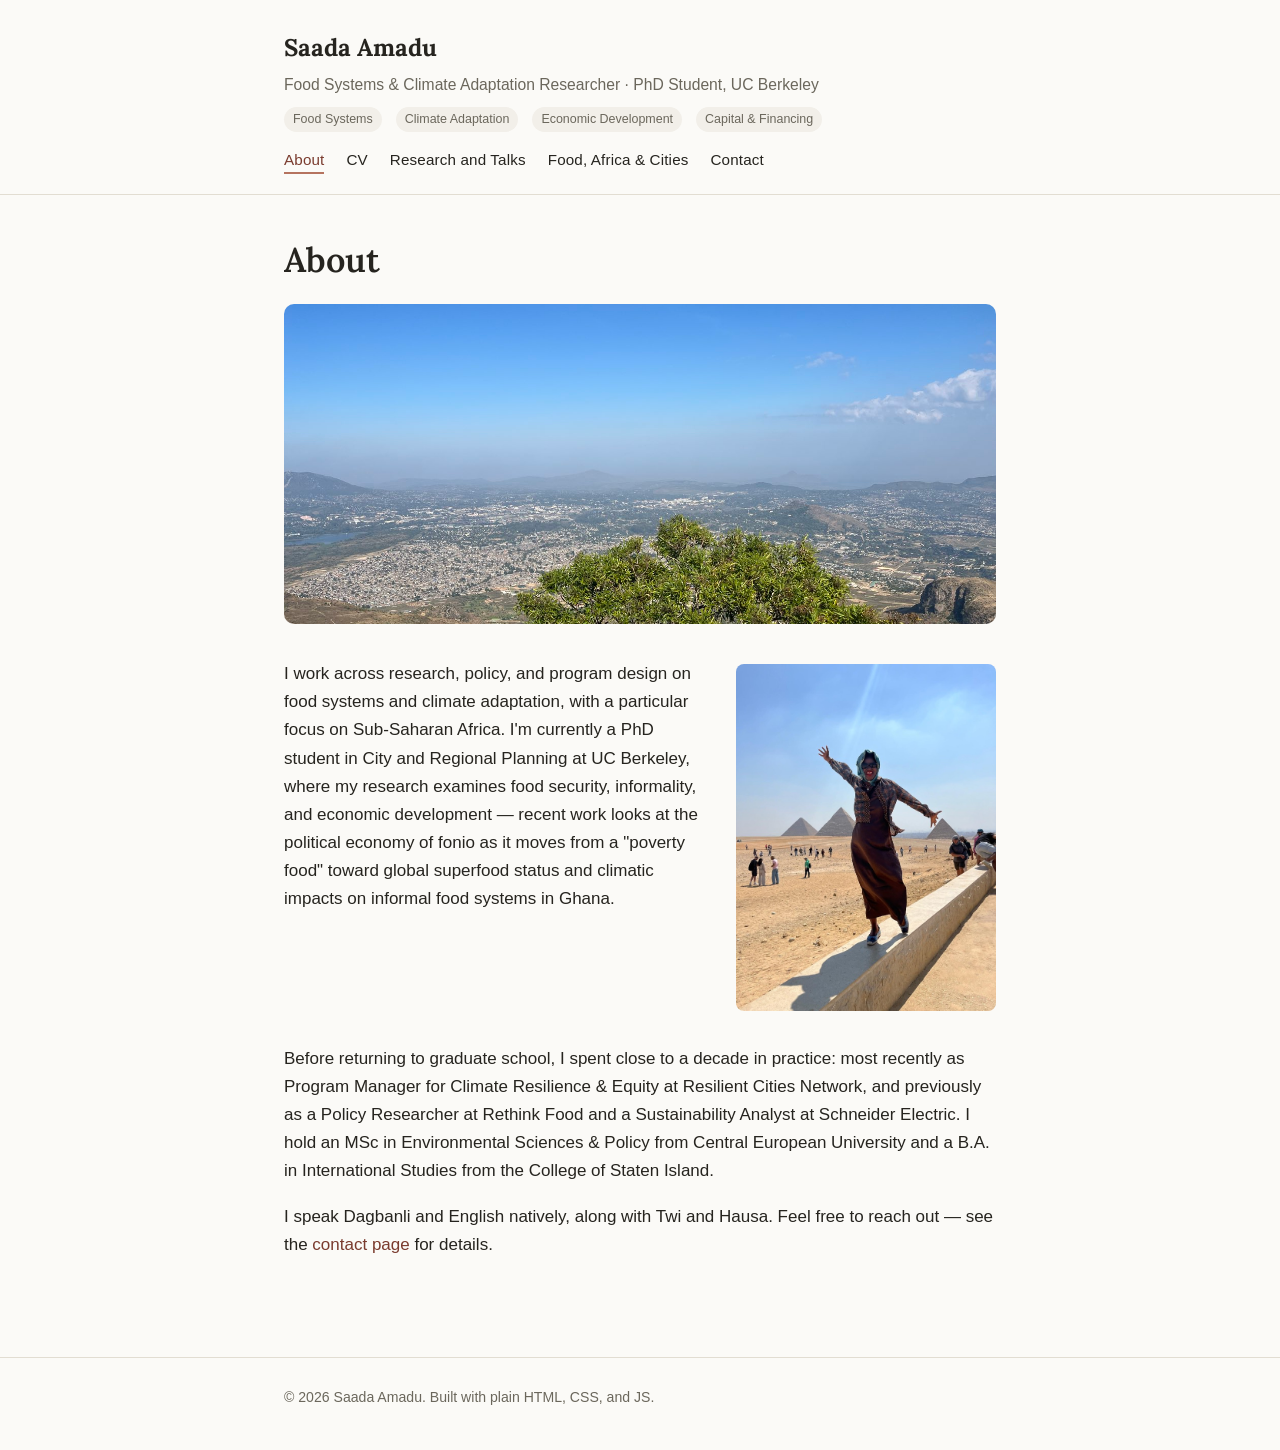
<file: index.html>
<!DOCTYPE html>
<html lang="en">
<head>
  <meta charset="UTF-8">
  <meta name="viewport" content="width=device-width, initial-scale=1.0">
  <link rel="icon" type="image/svg+xml" href="images/favicon.svg">
  <!-- Google tag (gtag.js) -->
  <script async src="https://www.googletagmanager.com/gtag/js?id=G-X785Q6F5KE"></script>
  <script>
    window.dataLayer = window.dataLayer || [];
    function gtag(){dataLayer.push(arguments);}
    gtag('js', new Date());
    gtag('config', 'G-X785Q6F5KE');
  </script>
  <title>Saada Amadu — Food Systems &amp; Climate Adaptation</title>
  <link rel="stylesheet" href="css/style.css">
  <link rel="preconnect" href="https://fonts.googleapis.com">
  <link href="https://fonts.googleapis.com/css2?family=Lora:wght@500;600;700&display=swap" rel="stylesheet">
</head>
<body>

  <header class="site-header">
    <div class="header-inner">
      <p class="site-title"><a href="index.html">Saada Amadu</a></p>
      <p class="site-tagline">Food Systems &amp; Climate Adaptation Researcher &middot; PhD Student, UC Berkeley</p>
      <div class="focus-tags">
        <span class="tag">Food Systems</span>
        <span class="tag">Climate Adaptation</span>
        <span class="tag">Economic Development</span>
        <span class="tag">Capital &amp; Financing</span>
      </div>
      <nav class="site-nav">
        <ul>
          <li><a href="index.html">About</a></li>
          <li><a href="cv.html">CV</a></li>
          <li><a href="speaking.html">Research and Talks</a></li>
          <li><a href="blog.html">Food, Africa & Cities</a></li>
          <li><a href="contact.html">Contact</a></li>
        </ul>
      </nav>
    </div>
  </header>

  <main>
    <div class="wrap">

      <h1>About</h1>

      <img class="hero-banner" src="images/city-view.jpg" alt="View over a city from a hillside, taken during fieldwork">

      <div class="bio-body">
        <img class="bio-inline-photo" src="images/pyramids.jpg" alt="Saada at the Pyramids of Giza, Egypt">
        <p>
          I work across research, policy, and program design on food systems and climate
          adaptation, with a particular focus on Sub-Saharan Africa. I'm currently a PhD student
          in City and Regional Planning at UC Berkeley, where my research examines food security,
          informality, and economic development — recent work looks at the political economy of
          fonio as it moves from a "poverty food" toward global superfood status and climatic
          impacts on informal food systems in Ghana.
        </p>
        <p>
          Before returning to graduate school, I spent close to a decade in practice: most recently
          as Program Manager for Climate Resilience &amp; Equity at Resilient Cities Network, and
          previously as a Policy Researcher at Rethink Food and a Sustainability Analyst at Schneider
          Electric. I hold an MSc in Environmental Sciences &amp; Policy from Central European
          University and a B.A. in International Studies from the College of Staten Island.
        </p>
        <p>
          I speak Dagbanli and English natively, along with Twi and Hausa. Feel free to reach
          out — see the <a href="contact.html">contact page</a> for details.
        </p>
      </div>

    </div>
  </main>

  <footer class="site-footer">
    <div class="wrap">&copy; 2026 Saada Amadu. Built with plain HTML, CSS, and JS.</div>
  </footer>

  <script src="js/nav.js"></script>
</body>
</html>
</file>
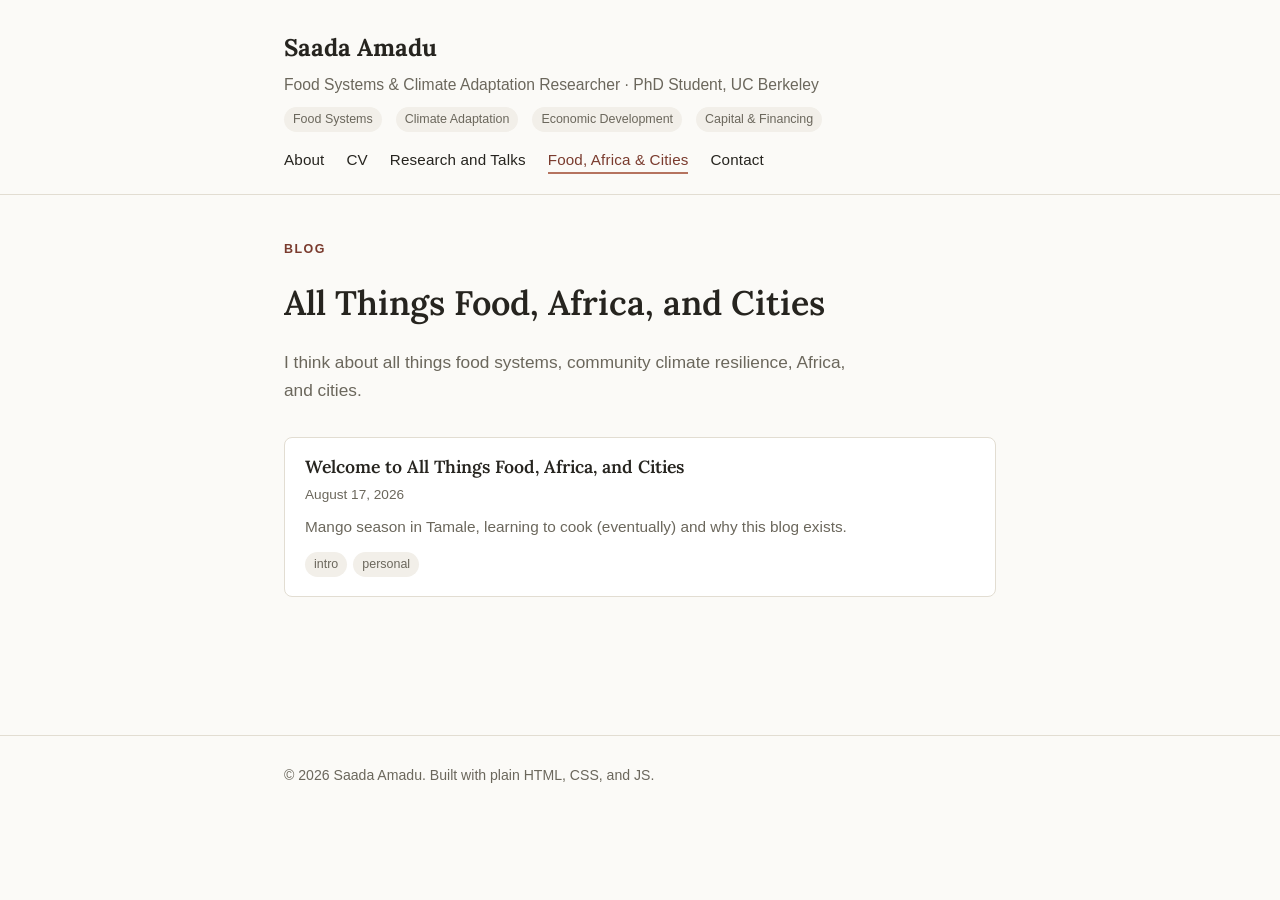
<file: blog.html>
<!DOCTYPE html>
<html lang="en">
<head>
  <meta charset="UTF-8">
  <meta name="viewport" content="width=device-width, initial-scale=1.0">
  <link rel="icon" type="image/svg+xml" href="images/favicon.svg">
  <!-- Google tag (gtag.js) -->
  <script async src="https://www.googletagmanager.com/gtag/js?id=G-X785Q6F5KE"></script>
  <script>
    window.dataLayer = window.dataLayer || [];
    function gtag(){dataLayer.push(arguments);}
    gtag('js', new Date());
    gtag('config', 'G-X785Q6F5KE');
  </script>
  <title>All Things Food, Africa, and Cities — Saada Amadu</title>
  <link rel="stylesheet" href="css/style.css">
  <link rel="preconnect" href="https://fonts.googleapis.com">
  <link href="https://fonts.googleapis.com/css2?family=Lora:wght@500;600;700&display=swap" rel="stylesheet">
</head>
<body>

  <header class="site-header">
    <div class="header-inner">
      <p class="site-title"><a href="index.html">Saada Amadu</a></p>
      <p class="site-tagline">Food Systems &amp; Climate Adaptation Researcher &middot; PhD Student, UC Berkeley</p>
      <div class="focus-tags">
        <span class="tag">Food Systems</span>
        <span class="tag">Climate Adaptation</span>
        <span class="tag">Economic Development</span>
        <span class="tag">Capital &amp; Financing</span>
      </div>
      <nav class="site-nav">
        <ul>
          <li><a href="index.html">About</a></li>
          <li><a href="cv.html">CV</a></li>
          <li><a href="speaking.html">Research and Talks</a></li>
          <li><a href="blog.html">Food, Africa & Cities</a></li>
          <li><a href="contact.html">Contact</a></li>
        </ul>
      </nav>
    </div>
  </header>

  <main>
    <div class="wrap">
      <span class="kicker">Blog</span>
      <h1>All Things Food, Africa, and Cities</h1>
      <p class="lede">I think about all things food systems, community climate resilience, Africa, and cities.</p>

      <div class="card-list" id="post-list" style="margin-top:32px;">
        <p class="empty-state">Loading…</p>
      </div>
    </div>
  </main>

  <footer class="site-footer">
    <div class="wrap">&copy; 2026 Saada Amadu. Built with plain HTML, CSS, and JS.</div>
  </footer>

  <script src="js/nav.js"></script>
  <script src="js/markdown.js"></script>
  <script src="posts/manifest.js"></script>
  <script src="js/blog-list.js"></script>
</body>
</html>
</file>
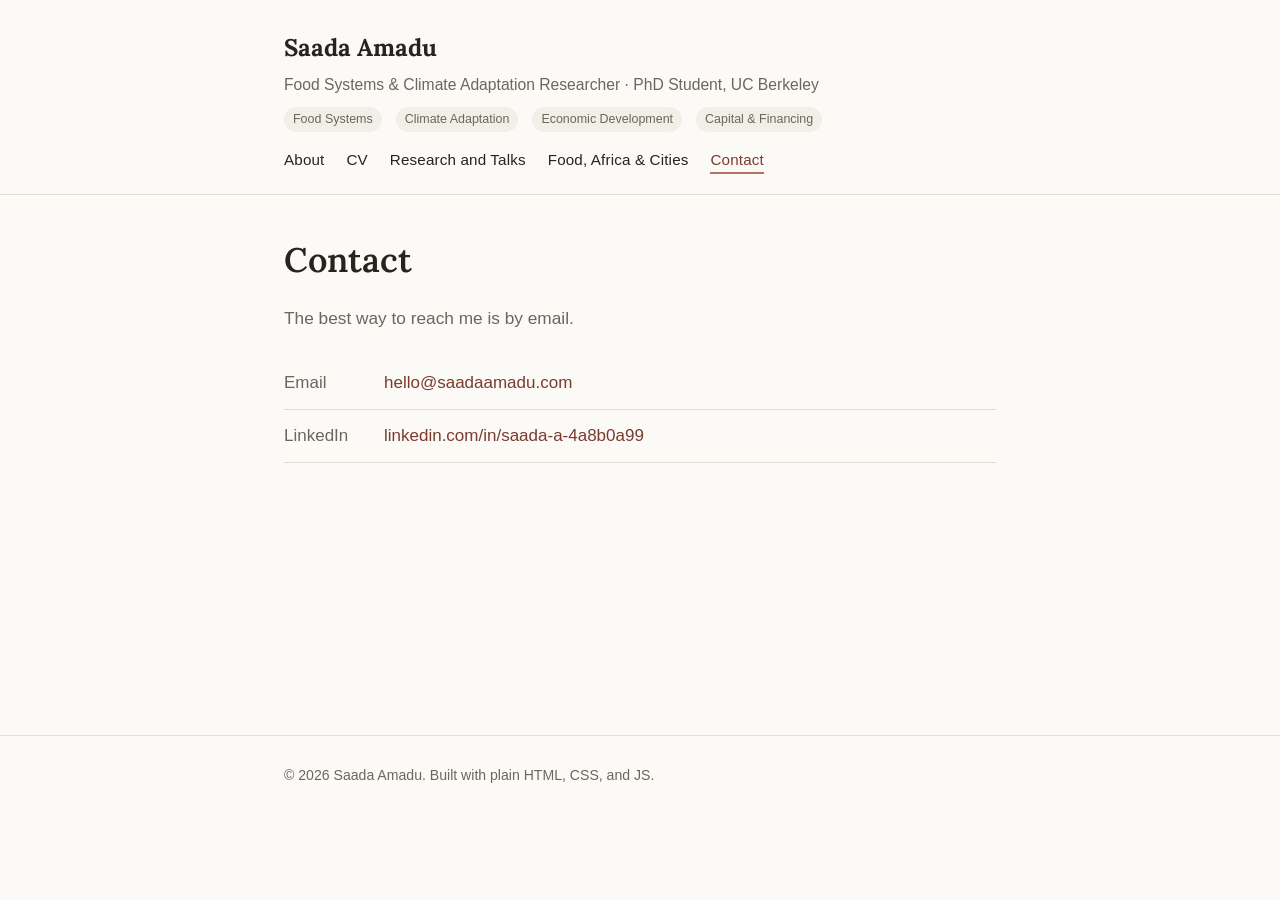
<file: contact.html>
<!DOCTYPE html>
<html lang="en">
<head>
  <meta charset="UTF-8">
  <meta name="viewport" content="width=device-width, initial-scale=1.0">
  <link rel="icon" type="image/svg+xml" href="images/favicon.svg">
  <!-- Google tag (gtag.js) -->
  <script async src="https://www.googletagmanager.com/gtag/js?id=G-X785Q6F5KE"></script>
  <script>
    window.dataLayer = window.dataLayer || [];
    function gtag(){dataLayer.push(arguments);}
    gtag('js', new Date());
    gtag('config', 'G-X785Q6F5KE');
  </script>
  <title>Contact — Saada Amadu</title>
  <link rel="stylesheet" href="css/style.css">
  <link rel="preconnect" href="https://fonts.googleapis.com">
  <link href="https://fonts.googleapis.com/css2?family=Lora:wght@500;600;700&display=swap" rel="stylesheet">
</head>
<body>

  <header class="site-header">
    <div class="header-inner">
      <p class="site-title"><a href="index.html">Saada Amadu</a></p>
      <p class="site-tagline">Food Systems &amp; Climate Adaptation Researcher &middot; PhD Student, UC Berkeley</p>
      <div class="focus-tags">
        <span class="tag">Food Systems</span>
        <span class="tag">Climate Adaptation</span>
        <span class="tag">Economic Development</span>
        <span class="tag">Capital &amp; Financing</span>
      </div>
      <nav class="site-nav">
        <ul>
          <li><a href="index.html">About</a></li>
          <li><a href="cv.html">CV</a></li>
          <li><a href="speaking.html">Research and Talks</a></li>
          <li><a href="blog.html">Food, Africa & Cities</a></li>
          <li><a href="contact.html">Contact</a></li>
        </ul>
      </nav>
    </div>
  </header>

  <main>
    <div class="wrap">
      <h1>Contact</h1>
      <p class="lede">The best way to reach me is by email.</p>

      <ul class="contact-list">
        <li><span class="label">Email</span> <a href="mailto:hello@saadaamadu.com">hello@saadaamadu.com</a></li>
        <li><span class="label">LinkedIn</span> <a href="https://www.linkedin.com/in/saada-a-4a8b0a99/">linkedin.com/in/saada-a-4a8b0a99</a></li>
      </ul>
    </div>
  </main>

  <footer class="site-footer">
    <div class="wrap">&copy; 2026 Saada Amadu. Built with plain HTML, CSS, and JS.</div>
  </footer>

  <script src="js/nav.js"></script>
</body>
</html>
</file>
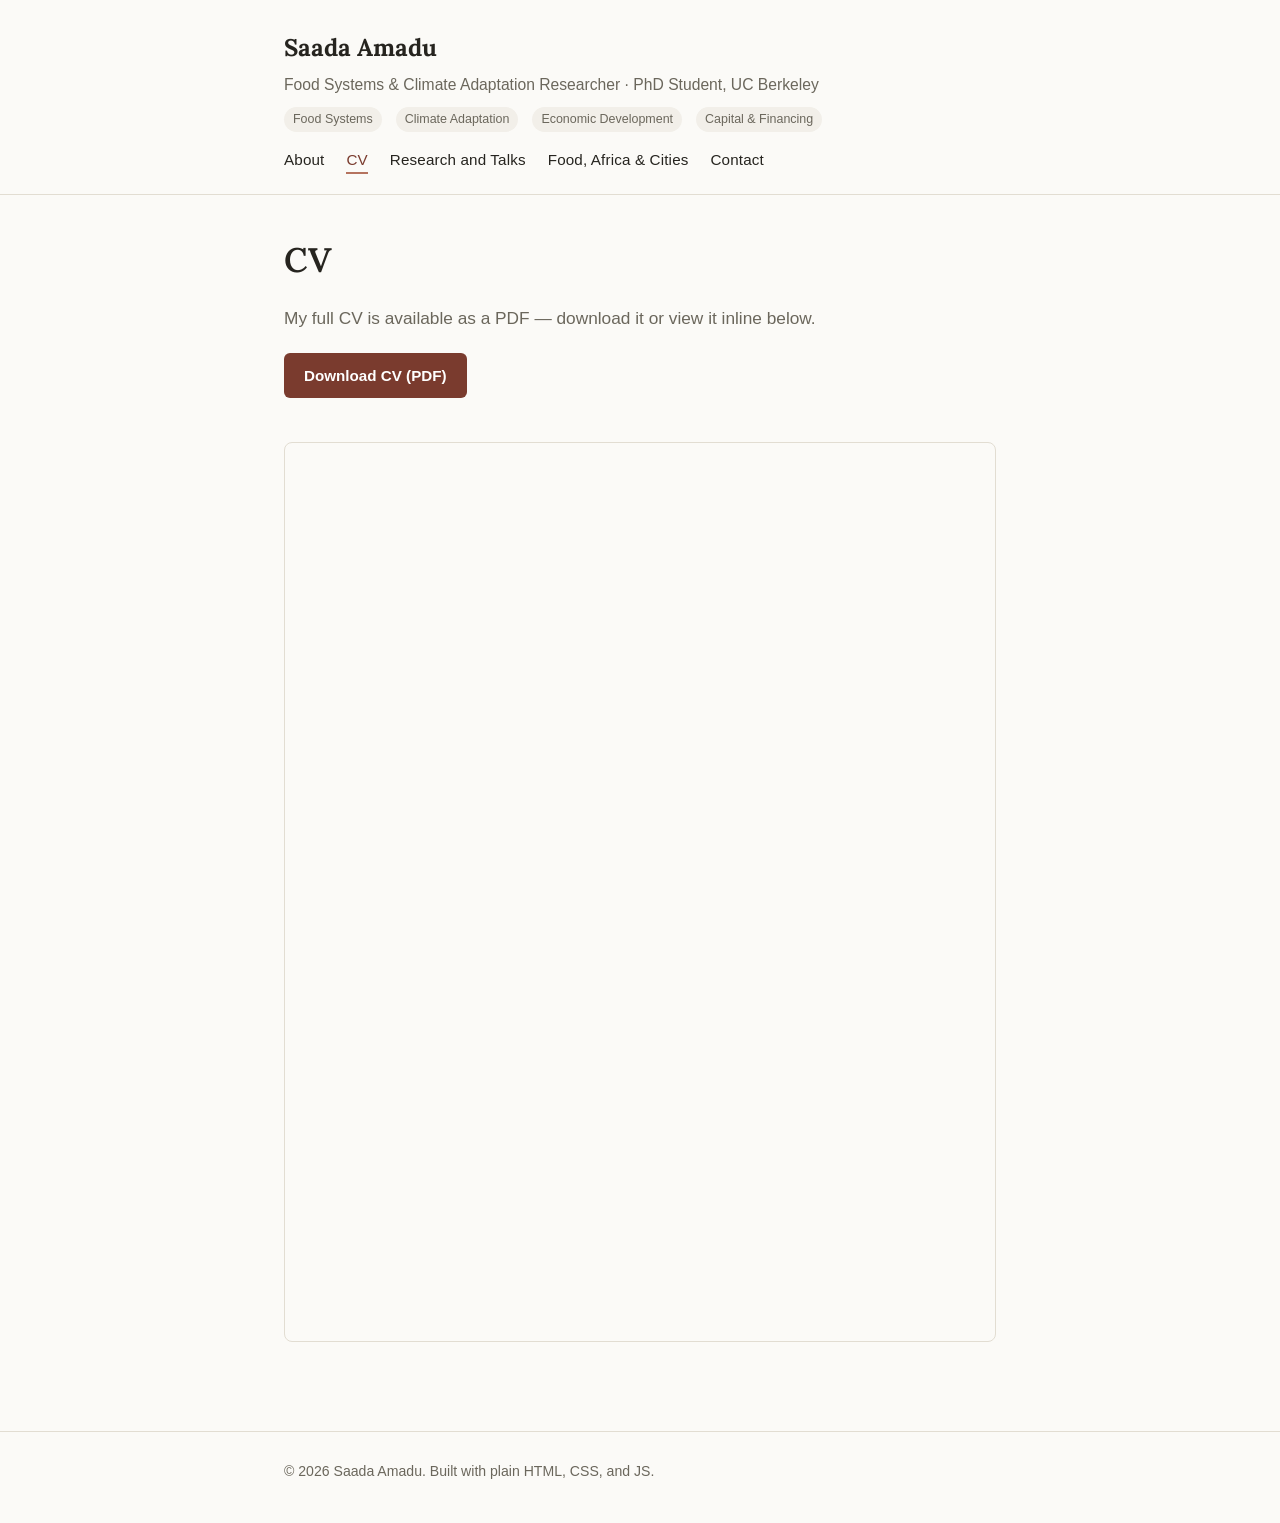
<file: cv.html>
<!DOCTYPE html>
<html lang="en">
<head>
  <meta charset="UTF-8">
  <meta name="viewport" content="width=device-width, initial-scale=1.0">
  <link rel="icon" type="image/svg+xml" href="images/favicon.svg">
  <!-- Google tag (gtag.js) -->
  <script async src="https://www.googletagmanager.com/gtag/js?id=G-X785Q6F5KE"></script>
  <script>
    window.dataLayer = window.dataLayer || [];
    function gtag(){dataLayer.push(arguments);}
    gtag('js', new Date());
    gtag('config', 'G-X785Q6F5KE');
  </script>
  <title>CV — Saada Amadu</title>
  <link rel="stylesheet" href="css/style.css">
  <link rel="preconnect" href="https://fonts.googleapis.com">
  <link href="https://fonts.googleapis.com/css2?family=Lora:wght@500;600;700&display=swap" rel="stylesheet">
</head>
<body>

  <header class="site-header">
    <div class="header-inner">
      <p class="site-title"><a href="index.html">Saada Amadu</a></p>
      <p class="site-tagline">Food Systems &amp; Climate Adaptation Researcher &middot; PhD Student, UC Berkeley</p>
      <div class="focus-tags">
        <span class="tag">Food Systems</span>
        <span class="tag">Climate Adaptation</span>
        <span class="tag">Economic Development</span>
        <span class="tag">Capital &amp; Financing</span>
      </div>
      <nav class="site-nav">
        <ul>
          <li><a href="index.html">About</a></li>
          <li><a href="cv.html">CV</a></li>
          <li><a href="speaking.html">Research and Talks</a></li>
          <li><a href="blog.html">Food, Africa & Cities</a></li>
          <li><a href="contact.html">Contact</a></li>
        </ul>
      </nav>
    </div>
  </header>

  <main>
    <div class="wrap">
      <h1>CV</h1>
      <p class="lede">My full CV is available as a PDF — download it or view it inline below.</p>

      <div class="cv-actions">
        <a class="btn" href="assets/cv.pdf" download>Download CV (PDF)</a>
      </div>

      <iframe class="cv-embed" src="assets/cv.pdf#toolbar=0&navpanes=0&view=FitH" title="CV preview"></iframe>
    </div>
  </main>

  <footer class="site-footer">
    <div class="wrap">&copy; 2026 Saada Amadu. Built with plain HTML, CSS, and JS.</div>
  </footer>

  <script src="js/nav.js"></script>
</body>
</html>
</file>
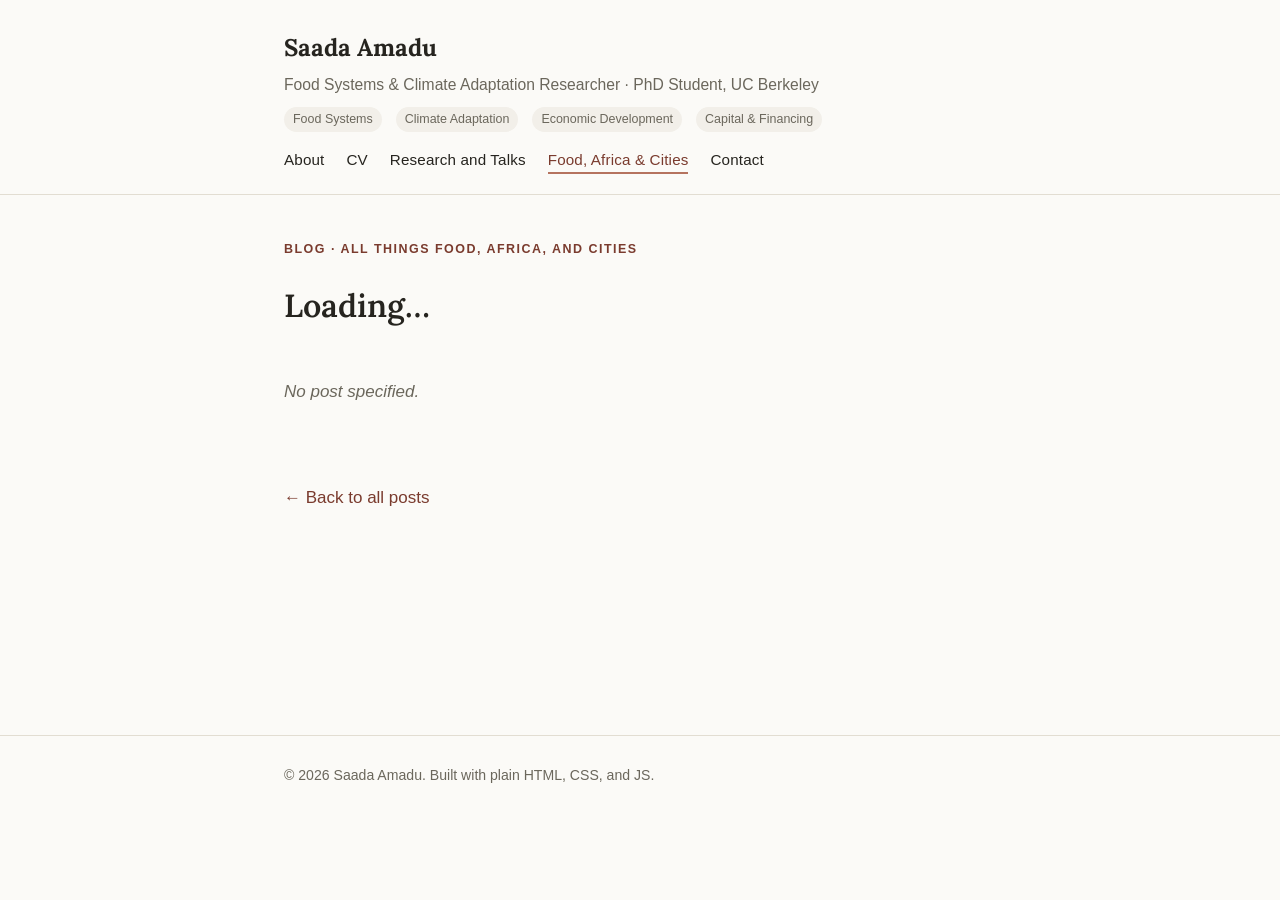
<file: post.html>
<!DOCTYPE html>
<html lang="en">
<head>
  <meta charset="UTF-8">
  <meta name="viewport" content="width=device-width, initial-scale=1.0">
  <link rel="icon" type="image/svg+xml" href="images/favicon.svg">
  <!-- Google tag (gtag.js) -->
  <script async src="https://www.googletagmanager.com/gtag/js?id=G-X785Q6F5KE"></script>
  <script>
    window.dataLayer = window.dataLayer || [];
    function gtag(){dataLayer.push(arguments);}
    gtag('js', new Date());
    gtag('config', 'G-X785Q6F5KE');
  </script>
  <title>Post — Saada Amadu</title>
  <link rel="stylesheet" href="css/style.css">
  <link rel="preconnect" href="https://fonts.googleapis.com">
  <link href="https://fonts.googleapis.com/css2?family=Lora:wght@500;600;700&display=swap" rel="stylesheet">
</head>
<body>

  <header class="site-header">
    <div class="header-inner">
      <p class="site-title"><a href="index.html">Saada Amadu</a></p>
      <p class="site-tagline">Food Systems &amp; Climate Adaptation Researcher &middot; PhD Student, UC Berkeley</p>
      <div class="focus-tags">
        <span class="tag">Food Systems</span>
        <span class="tag">Climate Adaptation</span>
        <span class="tag">Economic Development</span>
        <span class="tag">Capital &amp; Financing</span>
      </div>
      <nav class="site-nav">
        <ul>
          <li><a href="index.html">About</a></li>
          <li><a href="cv.html">CV</a></li>
          <li><a href="speaking.html">Research and Talks</a></li>
          <li><a href="blog.html">Food, Africa & Cities</a></li>
          <li><a href="contact.html">Contact</a></li>
        </ul>
      </nav>
    </div>
  </header>

  <main>
    <div class="wrap">
      <article>
        <div class="post-header">
          <a class="kicker" href="blog.html">Blog &middot; All Things Food, Africa, and Cities</a>
          <h1 class="post-title" id="post-title">Loading…</h1>
          <p class="post-meta" id="post-meta"></p>
        </div>
        <div class="post-body" id="post-body"></div>
      </article>
      <a class="back-link" href="blog.html">&larr; Back to all posts</a>
    </div>
  </main>

  <footer class="site-footer">
    <div class="wrap">&copy; 2026 Saada Amadu. Built with plain HTML, CSS, and JS.</div>
  </footer>

  <script src="js/nav.js"></script>
  <script src="js/markdown.js"></script>
  <script src="posts/manifest.js"></script>
  <script src="js/post-view.js"></script>
</body>
</html>
</file>
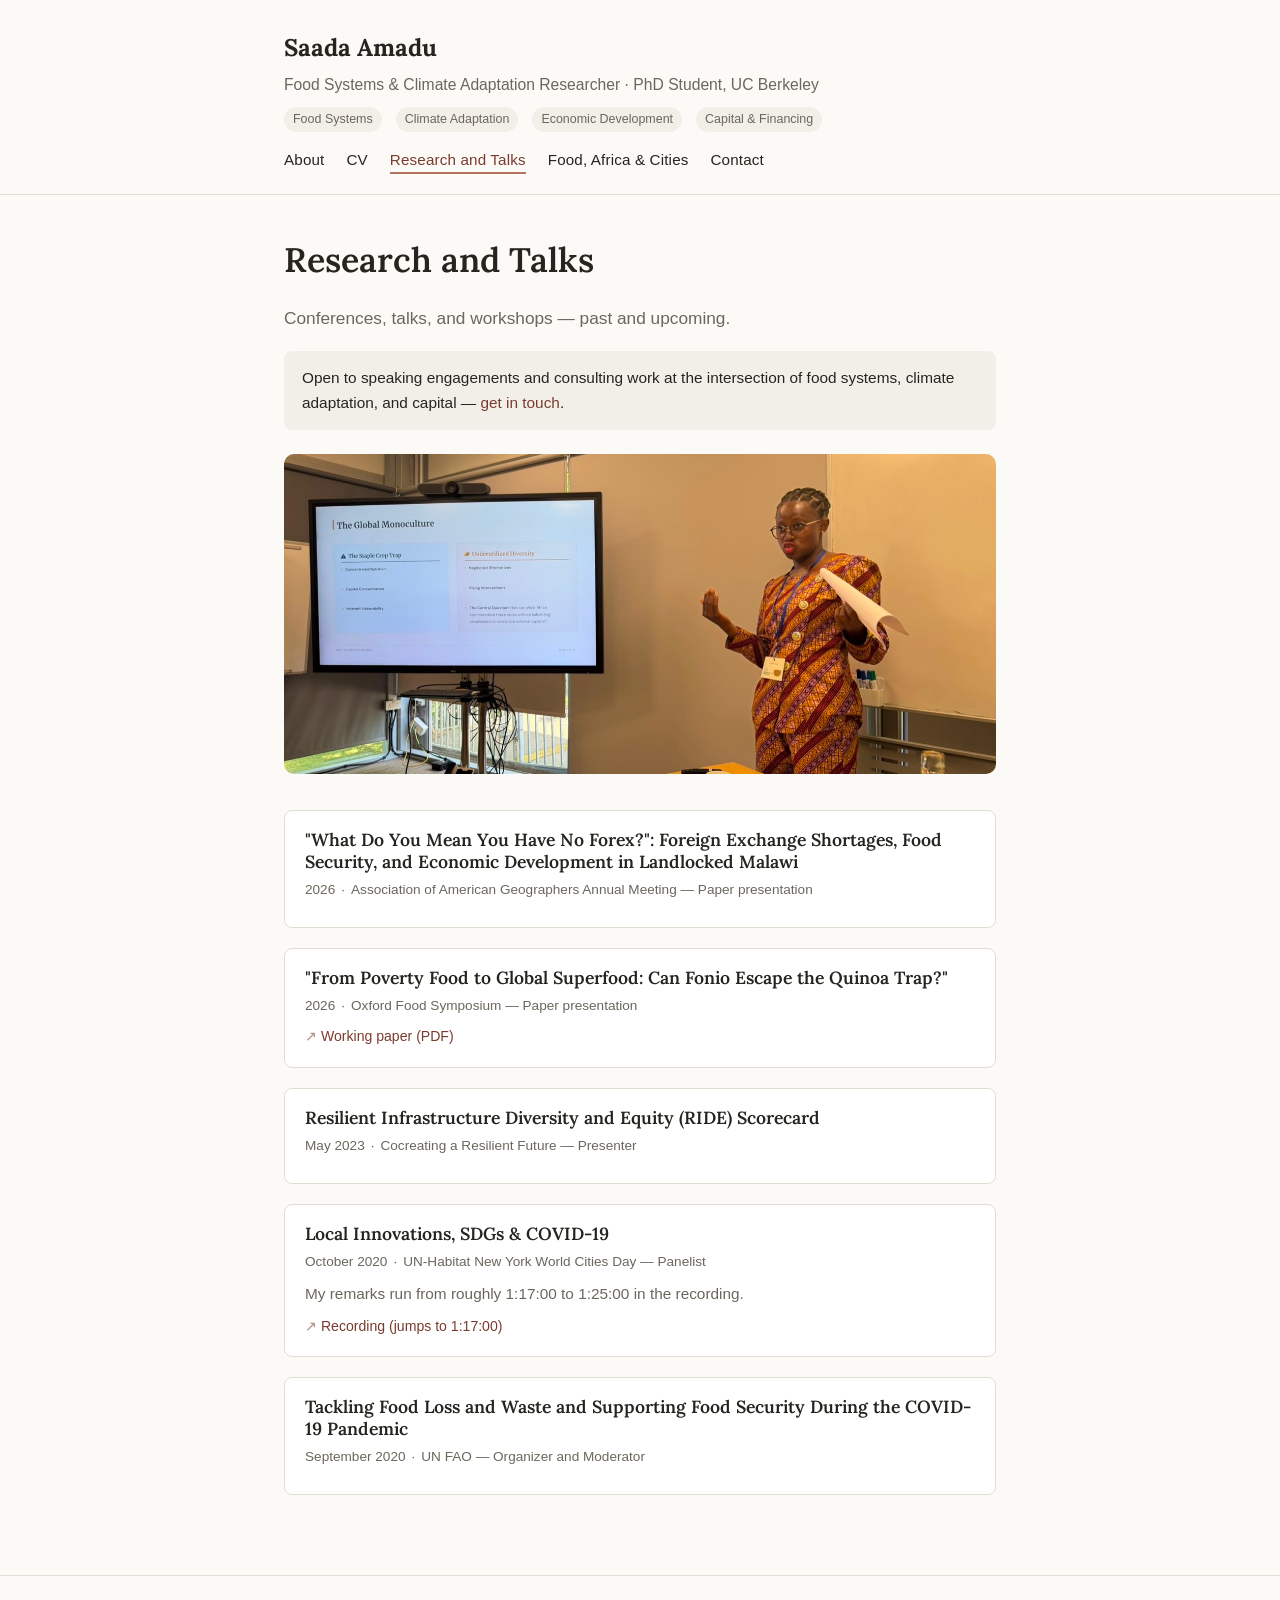
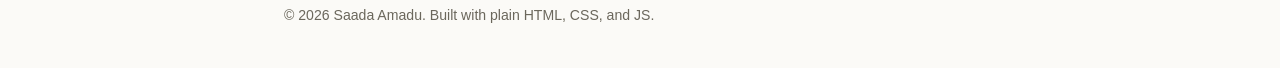
<file: speaking.html>
<!DOCTYPE html>
<html lang="en">
<head>
  <meta charset="UTF-8">
  <meta name="viewport" content="width=device-width, initial-scale=1.0">
  <link rel="icon" type="image/svg+xml" href="images/favicon.svg">
  <!-- Google tag (gtag.js) -->
  <script async src="https://www.googletagmanager.com/gtag/js?id=G-X785Q6F5KE"></script>
  <script>
    window.dataLayer = window.dataLayer || [];
    function gtag(){dataLayer.push(arguments);}
    gtag('js', new Date());
    gtag('config', 'G-X785Q6F5KE');
  </script>
  <title>Research and Talks — Saada Amadu</title>
  <link rel="stylesheet" href="css/style.css">
  <link rel="preconnect" href="https://fonts.googleapis.com">
  <link href="https://fonts.googleapis.com/css2?family=Lora:wght@500;600;700&display=swap" rel="stylesheet">
</head>
<body>

  <header class="site-header">
    <div class="header-inner">
      <p class="site-title"><a href="index.html">Saada Amadu</a></p>
      <p class="site-tagline">Food Systems &amp; Climate Adaptation Researcher &middot; PhD Student, UC Berkeley</p>
      <div class="focus-tags">
        <span class="tag">Food Systems</span>
        <span class="tag">Climate Adaptation</span>
        <span class="tag">Economic Development</span>
        <span class="tag">Capital &amp; Financing</span>
      </div>
      <nav class="site-nav">
        <ul>
          <li><a href="index.html">About</a></li>
          <li><a href="cv.html">CV</a></li>
          <li><a href="speaking.html">Research and Talks</a></li>
          <li><a href="blog.html">Food, Africa & Cities</a></li>
          <li><a href="contact.html">Contact</a></li>
        </ul>
      </nav>
    </div>
  </header>

  <main>
    <div class="wrap">
      <h1>Research and Talks</h1>
      <p class="lede">Conferences, talks, and workshops — past and upcoming.</p>

      <p class="cta-line">Open to speaking engagements and consulting work at the intersection of food systems, climate adaptation, and capital — <a href="contact.html">get in touch</a>.</p>

      <img class="hero-banner" src="images/speaking-conference.jpg" alt="Saada presenting research on food systems and underutilized crops at a conference" style="margin-top: 24px;">

      <!--
        To add a new engagement, copy one <article class="card"> block
        below and edit the text. Newest first is the usual convention.

        If you have slides, a paper, or a recording for a talk, add a
        materials row inside the card, right after <div class="card-meta">:

          <div class="card-links">
            <a href="path/or/url/to/slides" target="_blank" rel="noopener">Slides</a>
            <a href="path/or/url/to/paper.pdf" target="_blank" rel="noopener">Paper</a>
            <a href="https://youtube.com/watch?v=..." target="_blank" rel="noopener">Recording</a>
          </div>

        Only include the ones you actually have — no need for all three.
      -->
      <div class="card-list" style="margin-top:32px;">

        <article class="card">
          <h3>"What Do You Mean You Have No Forex?": Foreign Exchange Shortages, Food Security, and Economic Development in Landlocked Malawi</h3>
          <div class="card-meta">2026<span class="dot">&middot;</span>Association of American Geographers Annual Meeting — Paper presentation</div>
        </article>

        <article class="card">
          <h3>"From Poverty Food to Global Superfood: Can Fonio Escape the Quinoa Trap?"</h3>
          <div class="card-meta">2026<span class="dot">&middot;</span>Oxford Food Symposium — Paper presentation</div>
          <div class="card-links">
            <a href="assets/papers/oxford-food-symposium-fonio-quinoa-trap.pdf" target="_blank" rel="noopener">Working paper (PDF)</a>
          </div>
        </article>

        <article class="card">
          <h3>Resilient Infrastructure Diversity and Equity (RIDE) Scorecard</h3>
          <div class="card-meta">May 2023<span class="dot">&middot;</span>Cocreating a Resilient Future — Presenter</div>
        </article>

        <article class="card">
          <h3>Local Innovations, SDGs &amp; COVID-19</h3>
          <div class="card-meta">October 2020<span class="dot">&middot;</span>UN-Habitat New York World Cities Day — Panelist</div>
          <p class="excerpt">My remarks run from roughly 1:17:00 to 1:25:00 in the recording.</p>
          <div class="card-links">
            <a href="https://www.youtube.com/watch?v=MZ9sBe6iLUw&amp;t=4620s" target="_blank" rel="noopener">Recording (jumps to 1:17:00)</a>
          </div>
        </article>

        <article class="card">
          <h3>Tackling Food Loss and Waste and Supporting Food Security During the COVID-19 Pandemic</h3>
          <div class="card-meta">September 2020<span class="dot">&middot;</span>UN FAO — Organizer and Moderator</div>
        </article>

      </div>
    </div>
  </main>

  <footer class="site-footer">
    <div class="wrap">&copy; 2026 Saada Amadu. Built with plain HTML, CSS, and JS.</div>
  </footer>

  <script src="js/nav.js"></script>
</body>
</html>
</file>
<file: css/style.css>
/* ============================================================
   Academic site stylesheet.
   Palette and type are set once here as CSS variables — change
   the values in :root to re-theme the whole site.
   ============================================================ */

:root {
  --color-bg: #fbfaf7;
  --color-bg-alt: #f2efe9;
  --color-text: #26241f;
  --color-text-muted: #6b675c;
  --color-accent: #7a3b2e;      /* brick/maroon accent */
  --color-accent-light: #b5735f;
  --color-border: #e2ddd2;
  --font-serif: "Lora", Georgia, "Times New Roman", serif;
  --font-sans: -apple-system, BlinkMacSystemFont, "Segoe UI", Helvetica, Arial, sans-serif;
  --max-width: 760px;
}

* { box-sizing: border-box; }

html { scroll-behavior: smooth; }

body {
  margin: 0;
  background: var(--color-bg);
  color: var(--color-text);
  font-family: var(--font-sans);
  font-size: 17px;
  line-height: 1.65;
  -webkit-font-smoothing: antialiased;
}

h1, h2, h3, h4 {
  font-family: var(--font-serif);
  font-weight: 600;
  line-height: 1.25;
  color: var(--color-text);
}

a {
  color: var(--color-accent);
  text-decoration: none;
}
a:hover { text-decoration: underline; }

.wrap {
  max-width: var(--max-width);
  margin: 0 auto;
  padding: 0 24px;
}

/* ---------- Header / nav ---------- */

header.site-header {
  border-bottom: 1px solid var(--color-border);
  background: var(--color-bg);
}

.header-inner {
  max-width: var(--max-width);
  margin: 0 auto;
  padding: 28px 24px 20px;
}

.site-title {
  font-family: var(--font-serif);
  font-size: 1.5rem;
  font-weight: 700;
  margin: 0;
  color: var(--color-text);
}

.site-title a { color: inherit; }
.site-title a:hover { text-decoration: none; }

.site-tagline {
  margin: 4px 0 10px;
  color: var(--color-text-muted);
  font-size: 0.98rem;
}

nav.site-nav ul {
  list-style: none;
  display: flex;
  flex-wrap: wrap;
  gap: 22px;
  margin: 0;
  padding: 0;
}

nav.site-nav a {
  color: var(--color-text);
  font-size: 0.95rem;
  font-weight: 500;
  letter-spacing: 0.01em;
  padding-bottom: 4px;
  border-bottom: 2px solid transparent;
}

nav.site-nav a:hover,
nav.site-nav a.active {
  color: var(--color-accent);
  text-decoration: none;
  border-bottom-color: var(--color-accent-light);
}

/* ---------- Main content ---------- */

main {
  padding: 44px 0 80px;
  min-height: 60vh;
}

main .wrap > h1:first-child {
  margin-top: 0;
}

.lede {
  font-size: 1.08rem;
  color: var(--color-text-muted);
  max-width: 60ch;
}

.kicker {
  display: block;
  font-family: var(--font-sans);
  font-size: 0.78rem;
  font-weight: 700;
  letter-spacing: 0.12em;
  text-transform: uppercase;
  color: var(--color-accent);
  margin-bottom: 6px;
}

/* ---------- Home / bio ---------- */

.hero-banner {
  width: 100%;
  height: 320px;
  object-fit: cover;
  border-radius: 10px;
  margin-top: 8px;
  margin-bottom: 36px;
  display: block;
}

@media (max-width: 560px) {
  .hero-banner { height: 200px; }
}

.bio-links {
  display: flex;
  flex-wrap: wrap;
  gap: 14px;
  font-size: 0.92rem;
  margin-bottom: 12px;
}

.focus-tags {
  display: flex;
  flex-wrap: wrap;
  gap: 8px;
  margin-bottom: 14px;
}

.bio-body p { margin: 0 0 18px; }

.bio-inline-photo {
  float: right;
  width: 260px;
  border-radius: 8px;
  margin: 4px 0 16px 24px;
}

.bio-inline-photo + p::after,
.bio-body::after {
  content: "";
  display: table;
  clear: both;
}

@media (max-width: 640px) {
  .bio-inline-photo {
    float: none;
    width: 100%;
    max-width: 320px;
    margin: 0 auto 20px;
  }
}

.home-section {
  margin-top: 48px;
  padding-top: 32px;
  border-top: 1px solid var(--color-border);
}

.home-section h2 {
  font-size: 1.3rem;
  margin-bottom: 16px;
}

.section-link {
  font-size: 0.92rem;
  font-weight: 500;
}

/* ---------- Cards (blog list, speaking list) ---------- */

.card-list {
  display: flex;
  flex-direction: column;
  gap: 20px;
}

.card {
  padding: 18px 20px;
  background: #fff;
  border: 1px solid var(--color-border);
  border-radius: 8px;
  transition: border-color 0.15s ease;
}

.card:hover { border-color: var(--color-accent-light); }

.card h3 {
  margin: 0 0 6px;
  font-size: 1.1rem;
}

.card h3 a { color: var(--color-text); }
.card h3 a:hover { color: var(--color-accent); }

.card-meta {
  font-size: 0.85rem;
  color: var(--color-text-muted);
  margin-bottom: 8px;
}

.card-meta .dot { margin: 0 6px; }

.card p.excerpt {
  margin: 0;
  color: var(--color-text-muted);
  font-size: 0.96rem;
}

.card-links {
  display: flex;
  flex-wrap: wrap;
  gap: 6px 14px;
  margin-top: 8px;
  font-size: 0.88rem;
}

.card-links a::before {
  content: "↗ ";
  opacity: 0.6;
}

.cta-line {
  margin: 18px 0 0;
  padding: 14px 18px;
  background: var(--color-bg-alt);
  border-radius: 8px;
  font-size: 0.96rem;
}

.tag {
  display: inline-block;
  background: var(--color-bg-alt);
  color: var(--color-text-muted);
  font-size: 0.78rem;
  padding: 2px 9px;
  border-radius: 999px;
  margin-right: 6px;
}

/* ---------- Blog post page ---------- */

.post-header { margin-bottom: 8px; }
.post-title { margin-bottom: 6px; font-size: 2rem; }
.post-meta {
  color: var(--color-text-muted);
  font-size: 0.9rem;
  margin-bottom: 32px;
}

.post-body h2 { margin-top: 36px; font-size: 1.4rem; }
.post-body h3 { margin-top: 28px; font-size: 1.15rem; }
.post-body p { margin: 0 0 18px; }
.post-body ul, .post-body ol { margin: 0 0 18px; padding-left: 24px; }
.post-body li { margin-bottom: 6px; }
.post-body blockquote {
  margin: 24px 0;
  padding: 4px 20px;
  border-left: 3px solid var(--color-accent-light);
  color: var(--color-text-muted);
  font-style: italic;
}
.post-body code {
  background: var(--color-bg-alt);
  padding: 2px 6px;
  border-radius: 4px;
  font-size: 0.9em;
}
.post-body img { max-width: 100%; border-radius: 6px; }
.post-body a { text-decoration: underline; }

.back-link { display: inline-block; margin-top: 40px; }

/* ---------- CV page ---------- */

.cv-actions { margin: 20px 0 32px; }

.btn {
  display: inline-block;
  background: var(--color-accent);
  color: #fff;
  padding: 10px 20px;
  border-radius: 6px;
  font-weight: 600;
  font-size: 0.95rem;
}
.btn:hover { background: var(--color-accent-light); text-decoration: none; }

.cv-embed {
  width: 100%;
  height: 900px;
  border: 1px solid var(--color-border);
  border-radius: 8px;
  margin-top: 12px;
}

/* ---------- Contact page ---------- */

.contact-list {
  list-style: none;
  padding: 0;
  margin: 24px 0;
}
.contact-list li {
  padding: 12px 0;
  border-bottom: 1px solid var(--color-border);
  display: flex;
  gap: 10px;
}
.contact-list .label {
  color: var(--color-text-muted);
  min-width: 90px;
  flex-shrink: 0;
}

/* ---------- Footer ---------- */

footer.site-footer {
  border-top: 1px solid var(--color-border);
  padding: 28px 0 40px;
  color: var(--color-text-muted);
  font-size: 0.88rem;
}

/* ---------- Misc ---------- */

.empty-state {
  color: var(--color-text-muted);
  font-style: italic;
  padding: 20px 0;
}
</file>
